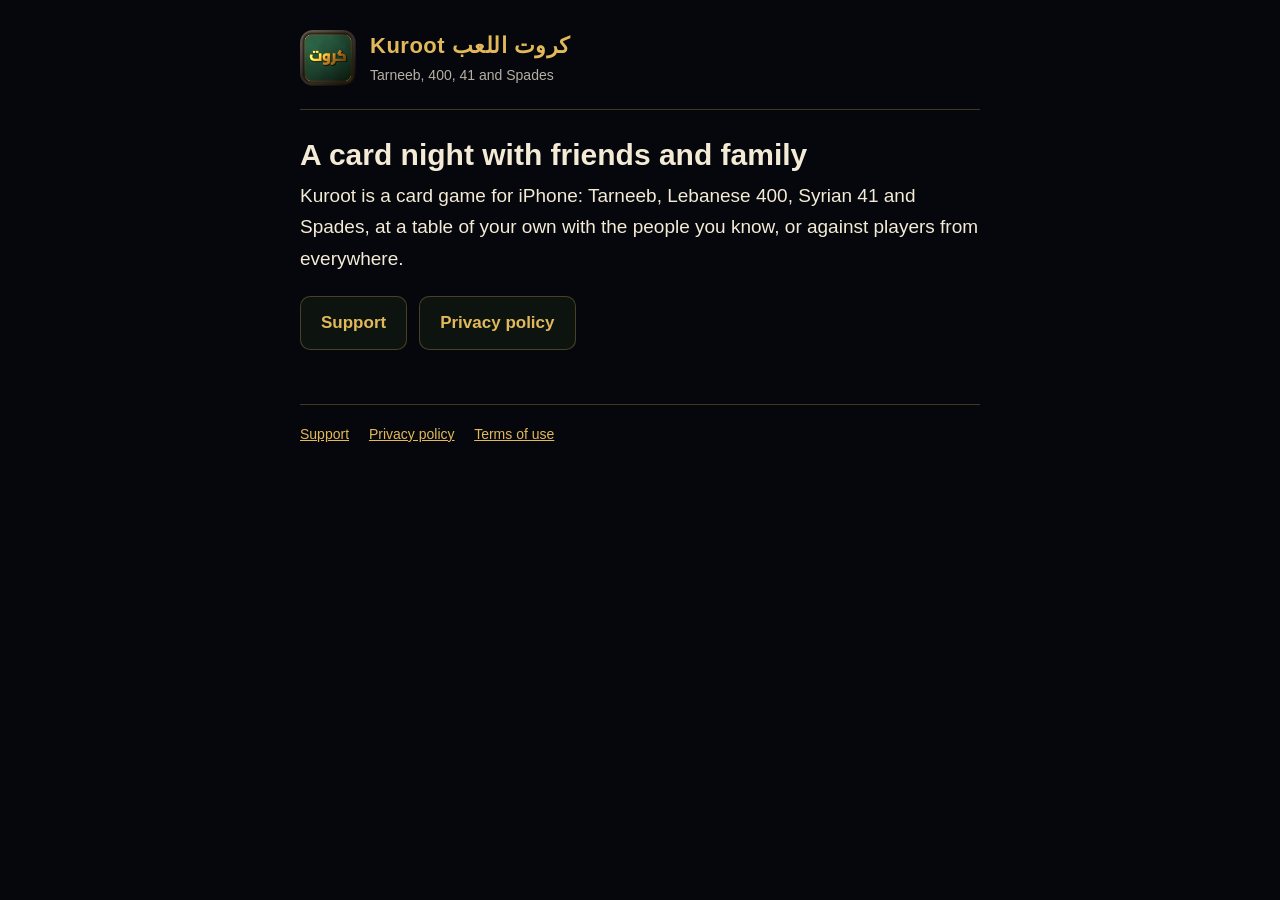
<file: index.html>
<!doctype html>
<html lang="en">
<head>
<meta charset="utf-8">
<meta name="viewport" content="width=device-width, initial-scale=1">
<title>Kuroot</title>
<meta name="description" content="Kuroot: Tarneeb, Lebanese 400, Syrian 41 and Spades with friends and family.">
<link rel="icon" href="icon.png">
<link rel="stylesheet" href="style.css">
</head>
<body>
<main>
<header>
  <img src="icon.png" alt="">
  <div>
    <div class="name">Kuroot <span lang="ar" dir="rtl">كروت اللعب</span></div>
    <div class="what">Tarneeb, 400, 41 and Spades</div>
  </div>
</header>

<h1>A card night with friends and family</h1>
<p class="big">Kuroot is a card game for iPhone: Tarneeb, Lebanese 400, Syrian 41 and Spades, at a table of your own with the people you know, or against players from everywhere.</p>

<nav class="doors" aria-label="Pages">
  <a href="support.html">Support</a>
  <a href="privacy.html">Privacy policy</a>
</nav>

<footer>
  <a href="support.html">Support</a>
  <a href="privacy.html">Privacy policy</a>
  <a href="terms.html">Terms of use</a>
</footer>
</main>
</body>
</html>
</file>
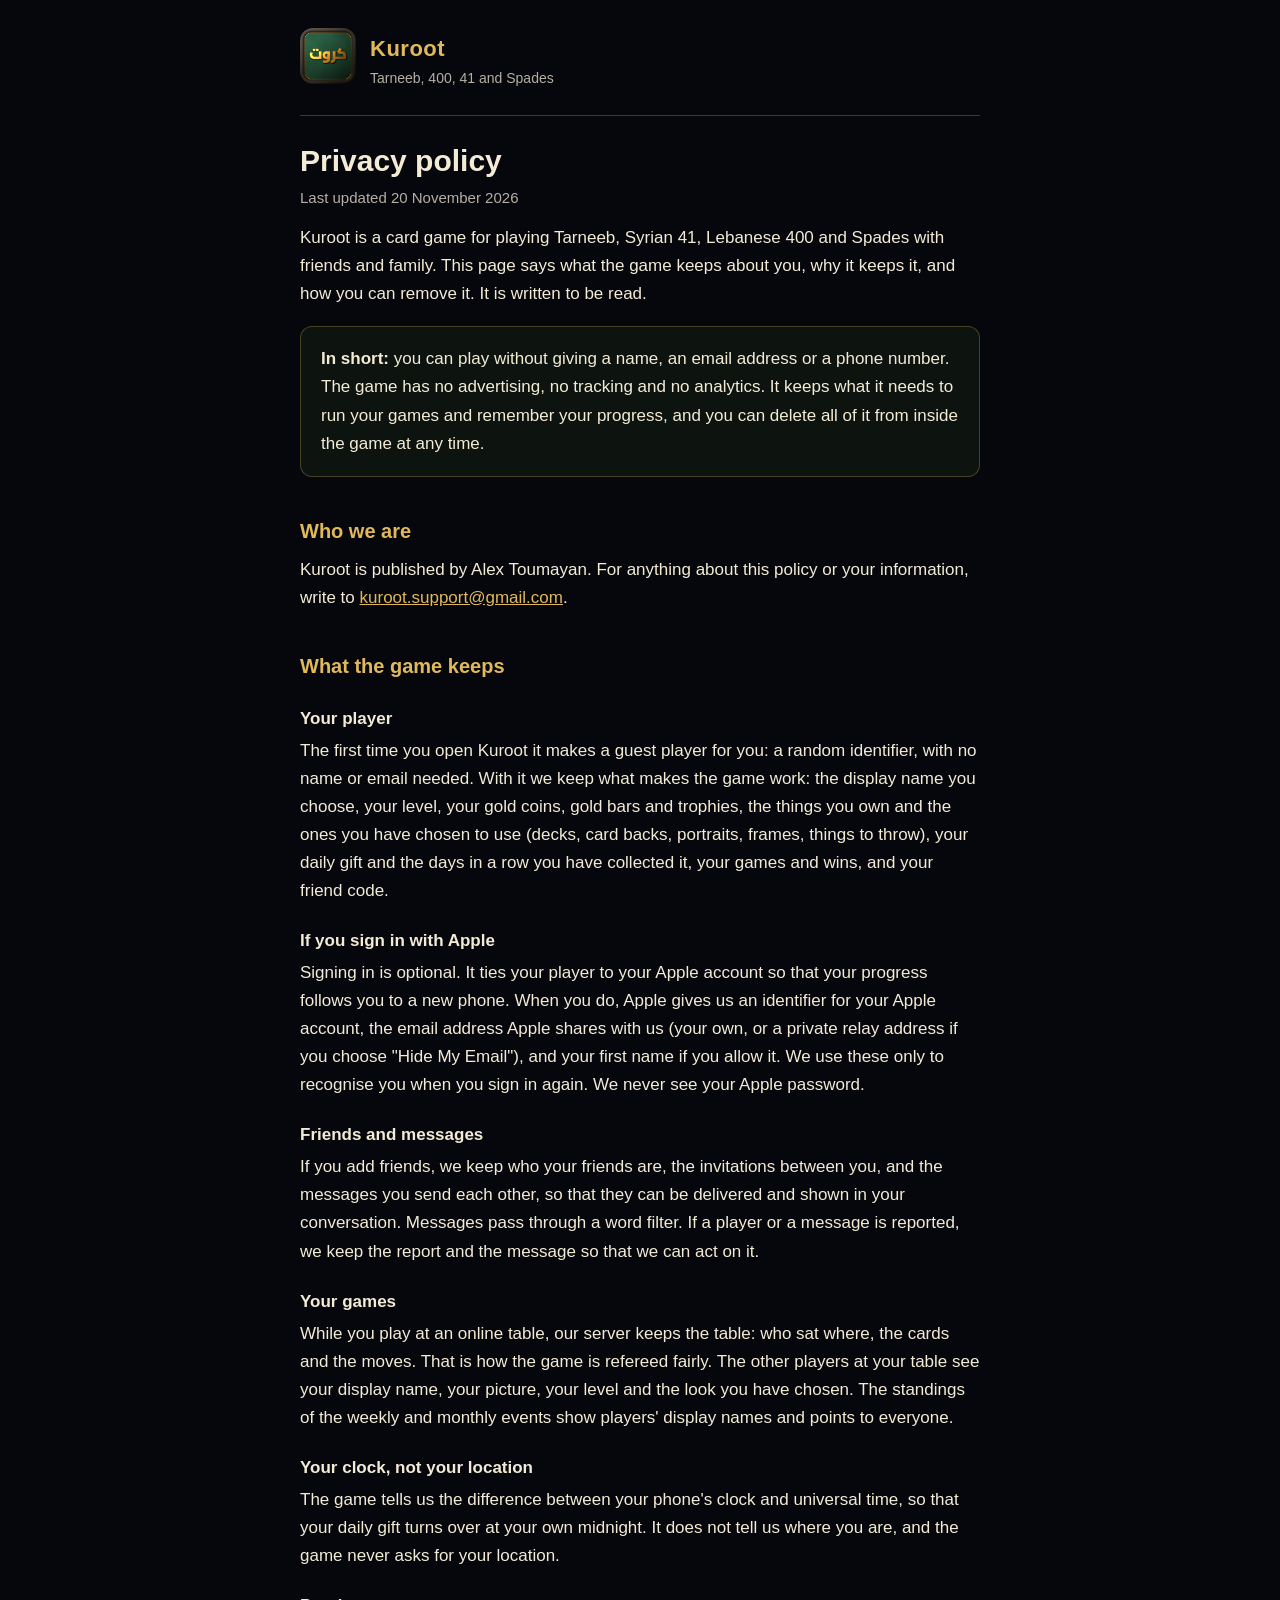
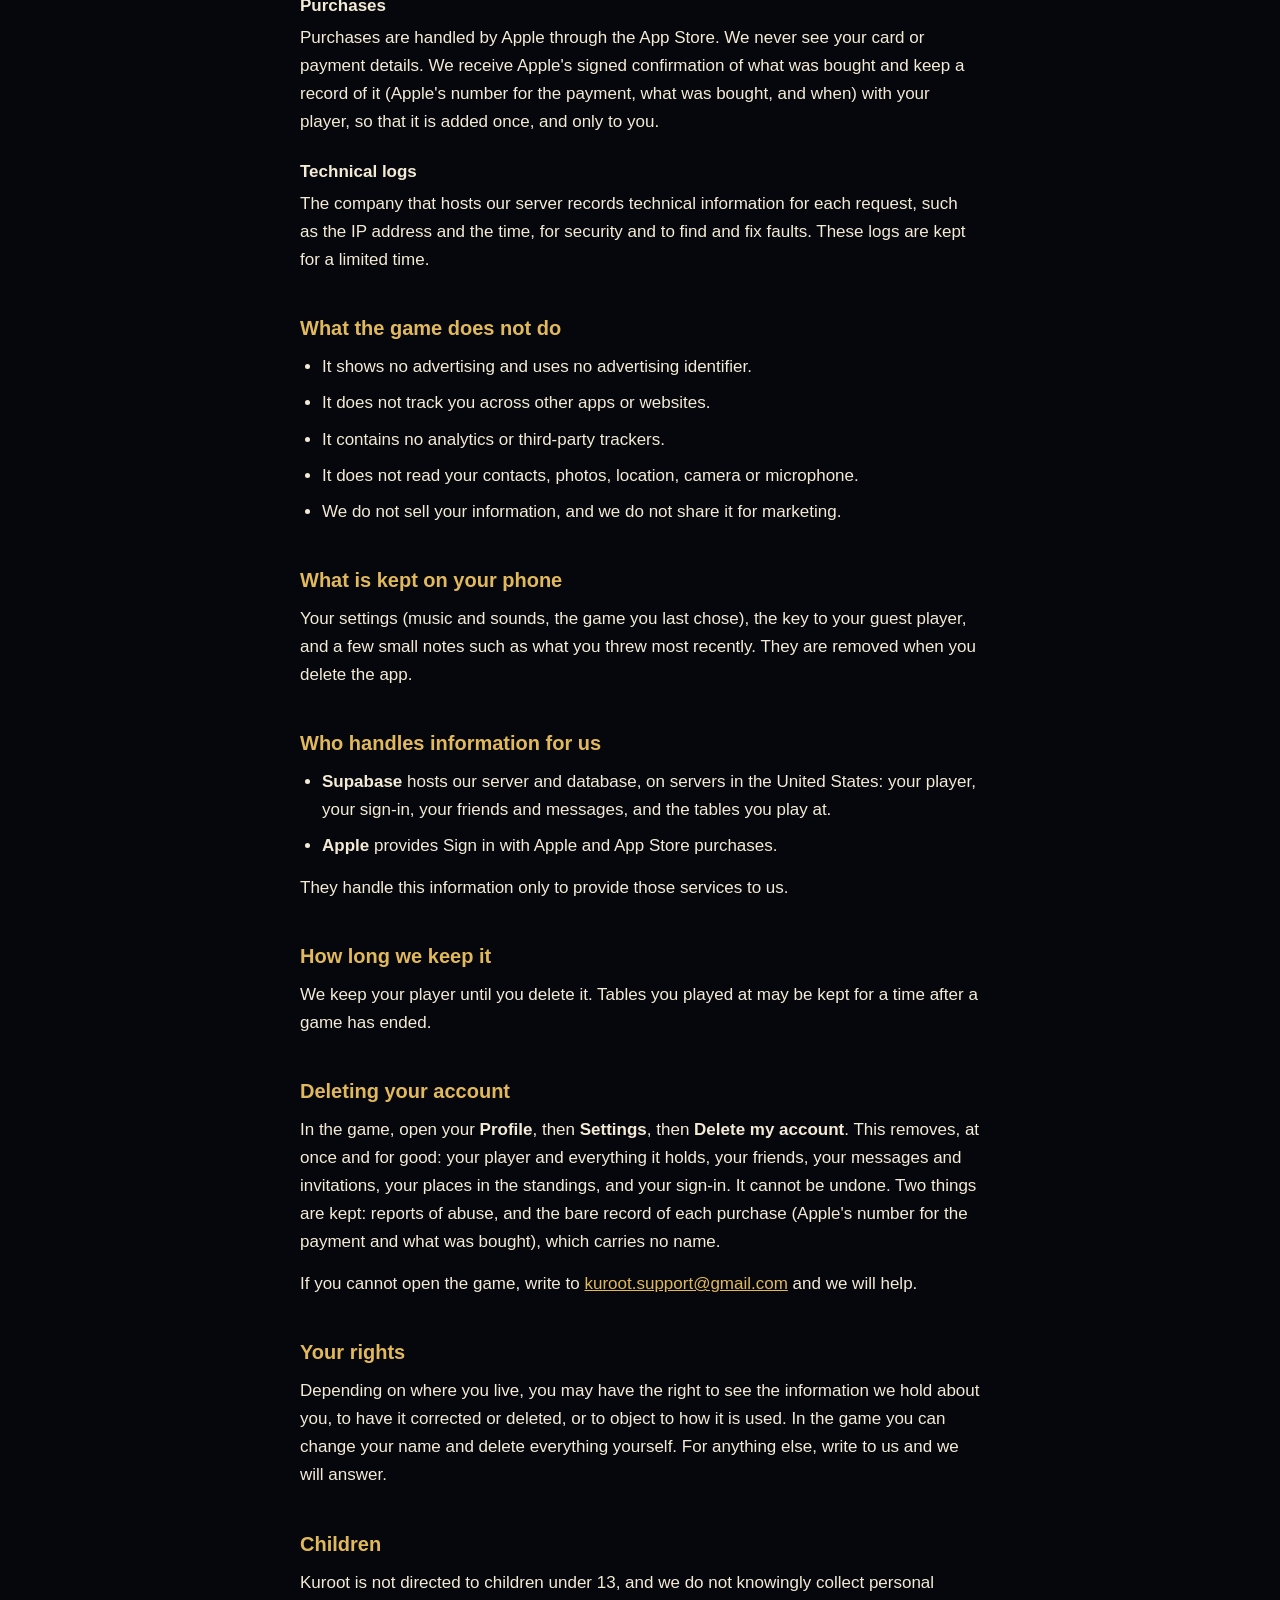
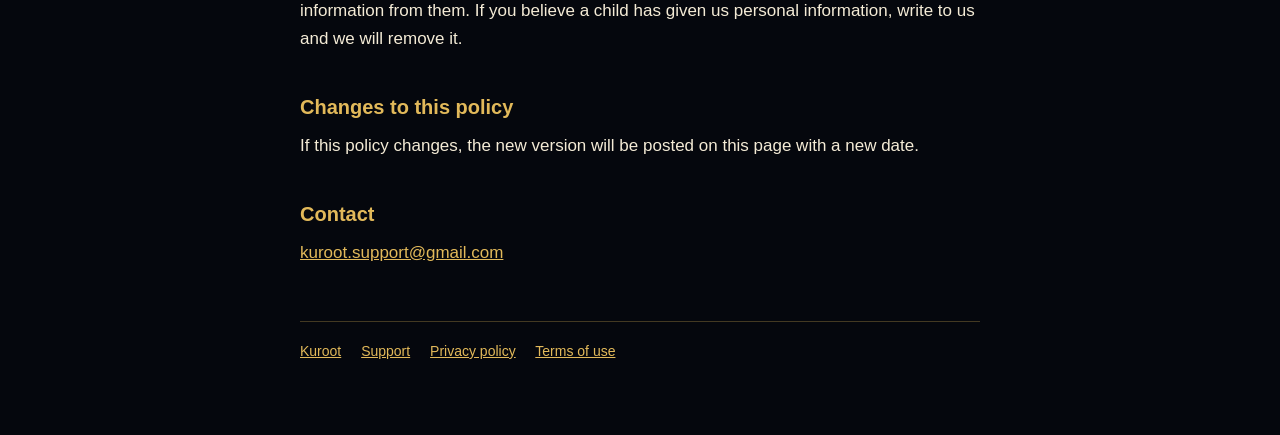
<file: privacy.html>
<!doctype html>
<html lang="en">
<head>
<meta charset="utf-8">
<meta name="viewport" content="width=device-width, initial-scale=1">
<title>Kuroot: Privacy policy</title>
<meta name="description" content="What the card game Kuroot keeps about its players, why, and how to remove it.">
<link rel="icon" href="icon.png">
<link rel="stylesheet" href="style.css">
</head>
<body>
<main>
<header>
  <a href="./"><img src="icon.png" alt="Kuroot"></a>
  <div>
    <div class="name">Kuroot</div>
    <div class="what">Tarneeb, 400, 41 and Spades</div>
  </div>
</header>

<h1>Privacy policy</h1>
<p class="date">Last updated 20 November 2026</p>

<p>Kuroot is a card game for playing Tarneeb, Syrian 41, Lebanese 400 and Spades with friends and family. This page says what the game keeps about you, why it keeps it, and how you can remove it. It is written to be read.</p>

<div class="box">
<p><strong>In short:</strong> you can play without giving a name, an email address or a phone number. The game has no advertising, no tracking and no analytics. It keeps what it needs to run your games and remember your progress, and you can delete all of it from inside the game at any time.</p>
</div>

<h2>Who we are</h2>
<p>Kuroot is published by Alex Toumayan. For anything about this policy or your information, write to <a href="mailto:kuroot.support@gmail.com">kuroot.support@gmail.com</a>.</p>

<h2>What the game keeps</h2>

<h3>Your player</h3>
<p>The first time you open Kuroot it makes a guest player for you: a random identifier, with no name or email needed. With it we keep what makes the game work: the display name you choose, your level, your gold coins, gold bars and trophies, the things you own and the ones you have chosen to use (decks, card backs, portraits, frames, things to throw), your daily gift and the days in a row you have collected it, your games and wins, and your friend code.</p>

<h3>If you sign in with Apple</h3>
<p>Signing in is optional. It ties your player to your Apple account so that your progress follows you to a new phone. When you do, Apple gives us an identifier for your Apple account, the email address Apple shares with us (your own, or a private relay address if you choose "Hide My Email"), and your first name if you allow it. We use these only to recognise you when you sign in again. We never see your Apple password.</p>

<h3>Friends and messages</h3>
<p>If you add friends, we keep who your friends are, the invitations between you, and the messages you send each other, so that they can be delivered and shown in your conversation. Messages pass through a word filter. If a player or a message is reported, we keep the report and the message so that we can act on it.</p>

<h3>Your games</h3>
<p>While you play at an online table, our server keeps the table: who sat where, the cards and the moves. That is how the game is refereed fairly. The other players at your table see your display name, your picture, your level and the look you have chosen. The standings of the weekly and monthly events show players' display names and points to everyone.</p>

<h3>Your clock, not your location</h3>
<p>The game tells us the difference between your phone's clock and universal time, so that your daily gift turns over at your own midnight. It does not tell us where you are, and the game never asks for your location.</p>

<h3>Purchases</h3>
<p>Purchases are handled by Apple through the App Store. We never see your card or payment details. We receive Apple's signed confirmation of what was bought and keep a record of it (Apple's number for the payment, what was bought, and when) with your player, so that it is added once, and only to you.</p>

<h3>Technical logs</h3>
<p>The company that hosts our server records technical information for each request, such as the IP address and the time, for security and to find and fix faults. These logs are kept for a limited time.</p>

<h2>What the game does not do</h2>
<ul>
<li>It shows no advertising and uses no advertising identifier.</li>
<li>It does not track you across other apps or websites.</li>
<li>It contains no analytics or third-party trackers.</li>
<li>It does not read your contacts, photos, location, camera or microphone.</li>
<li>We do not sell your information, and we do not share it for marketing.</li>
</ul>

<h2>What is kept on your phone</h2>
<p>Your settings (music and sounds, the game you last chose), the key to your guest player, and a few small notes such as what you threw most recently. They are removed when you delete the app.</p>

<h2>Who handles information for us</h2>
<ul>
<li><strong>Supabase</strong> hosts our server and database, on servers in the United States: your player, your sign-in, your friends and messages, and the tables you play at.</li>
<li><strong>Apple</strong> provides Sign in with Apple and App Store purchases.</li>
</ul>
<p>They handle this information only to provide those services to us.</p>

<h2>How long we keep it</h2>
<p>We keep your player until you delete it. Tables you played at may be kept for a time after a game has ended.</p>

<h2>Deleting your account</h2>
<p>In the game, open your <strong>Profile</strong>, then <strong>Settings</strong>, then <strong>Delete my account</strong>. This removes, at once and for good: your player and everything it holds, your friends, your messages and invitations, your places in the standings, and your sign-in. It cannot be undone. Two things are kept: reports of abuse, and the bare record of each purchase (Apple's number for the payment and what was bought), which carries no name.</p>
<p>If you cannot open the game, write to <a href="mailto:kuroot.support@gmail.com">kuroot.support@gmail.com</a> and we will help.</p>

<h2>Your rights</h2>
<p>Depending on where you live, you may have the right to see the information we hold about you, to have it corrected or deleted, or to object to how it is used. In the game you can change your name and delete everything yourself. For anything else, write to us and we will answer.</p>

<h2>Children</h2>
<p>Kuroot is not directed to children under 13, and we do not knowingly collect personal information from them. If you believe a child has given us personal information, write to us and we will remove it.</p>

<h2>Changes to this policy</h2>
<p>If this policy changes, the new version will be posted on this page with a new date.</p>

<h2>Contact</h2>
<p><a href="mailto:kuroot.support@gmail.com">kuroot.support@gmail.com</a></p>

<footer>
  <a href="./">Kuroot</a>
  <a href="support.html">Support</a>
  <a href="privacy.html">Privacy policy</a>
  <a href="terms.html">Terms of use</a>
</footer>
</main>
</body>
</html>
</file>
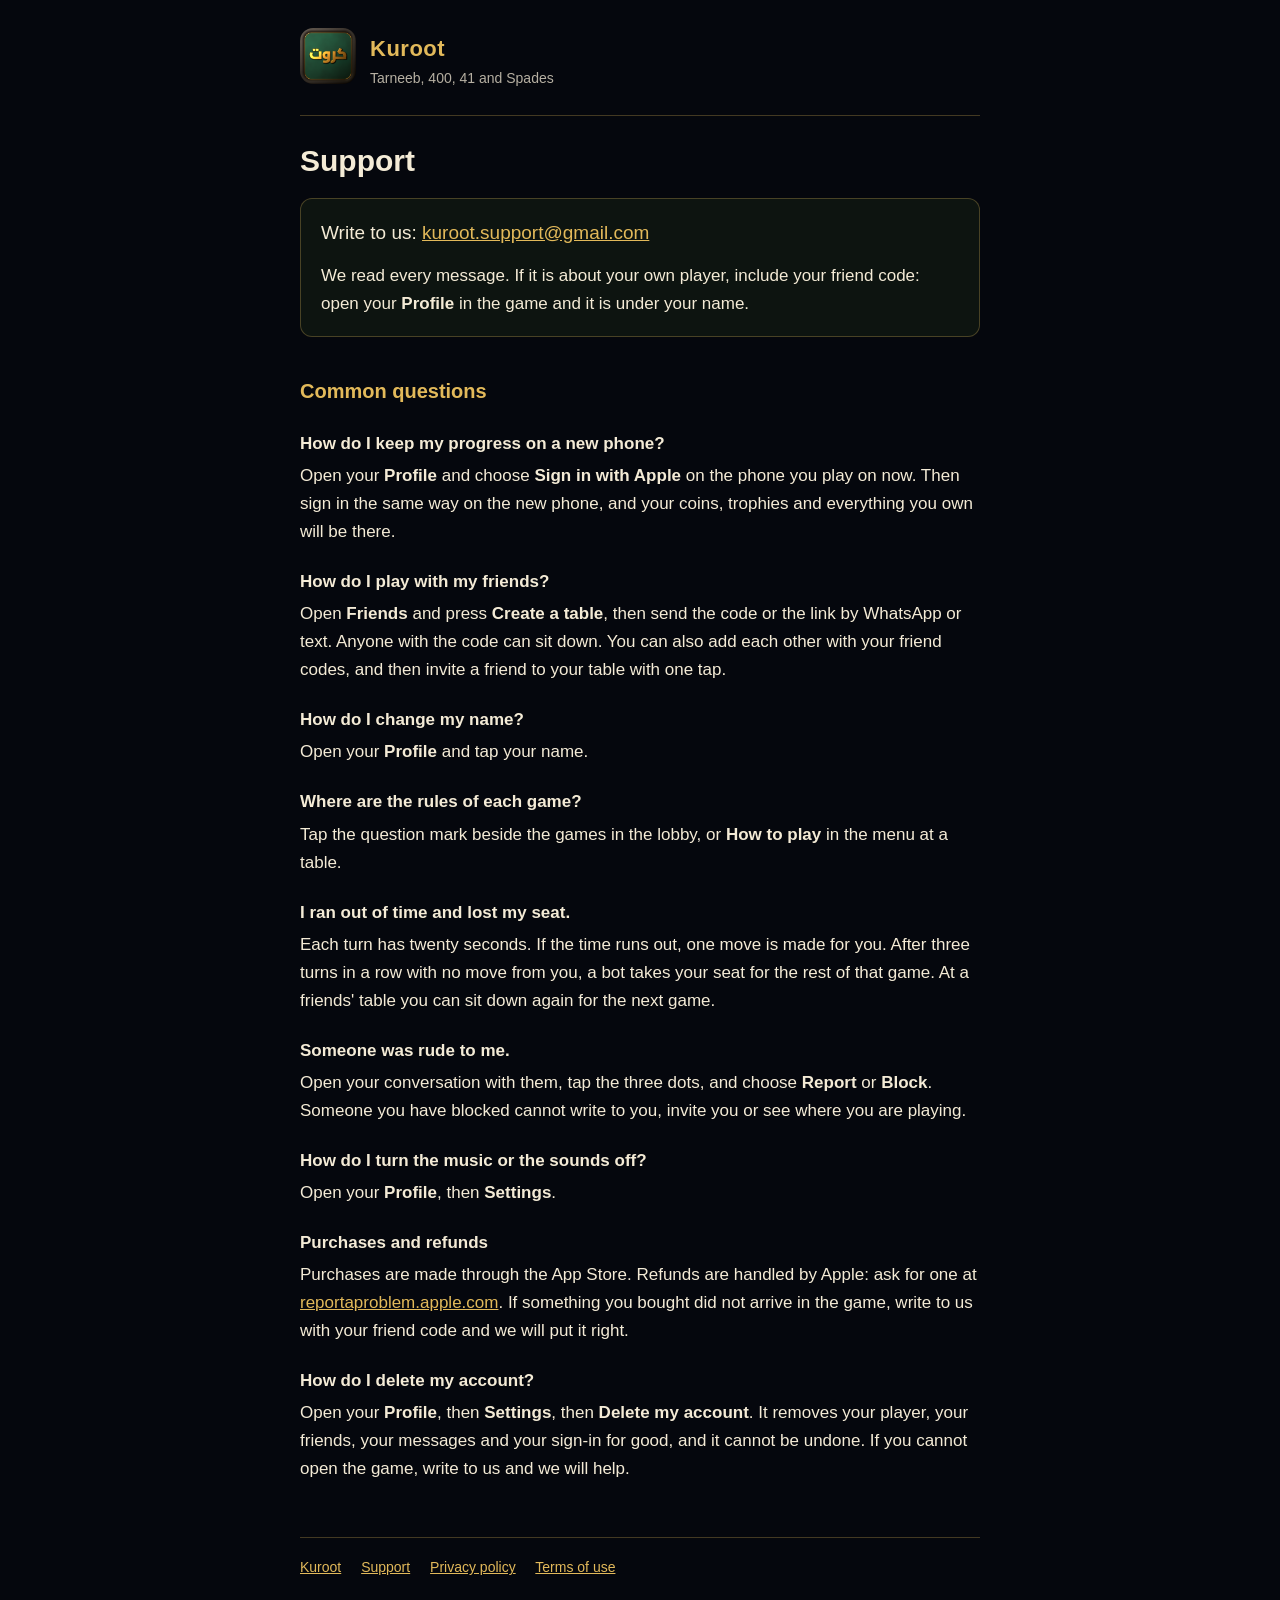
<file: support.html>
<!doctype html>
<html lang="en">
<head>
<meta charset="utf-8">
<meta name="viewport" content="width=device-width, initial-scale=1">
<title>Kuroot: Support</title>
<meta name="description" content="Help with the card game Kuroot, and how to reach us.">
<link rel="icon" href="icon.png">
<link rel="stylesheet" href="style.css">
</head>
<body>
<main>
<header>
  <a href="./"><img src="icon.png" alt="Kuroot"></a>
  <div>
    <div class="name">Kuroot</div>
    <div class="what">Tarneeb, 400, 41 and Spades</div>
  </div>
</header>

<h1>Support</h1>

<div class="box">
<p class="big">Write to us: <a href="mailto:kuroot.support@gmail.com">kuroot.support@gmail.com</a></p>
<p>We read every message. If it is about your own player, include your friend code: open your <strong>Profile</strong> in the game and it is under your name.</p>
</div>

<h2>Common questions</h2>

<h3>How do I keep my progress on a new phone?</h3>
<p>Open your <strong>Profile</strong> and choose <strong>Sign in with Apple</strong> on the phone you play on now. Then sign in the same way on the new phone, and your coins, trophies and everything you own will be there.</p>

<h3>How do I play with my friends?</h3>
<p>Open <strong>Friends</strong> and press <strong>Create a table</strong>, then send the code or the link by WhatsApp or text. Anyone with the code can sit down. You can also add each other with your friend codes, and then invite a friend to your table with one tap.</p>

<h3>How do I change my name?</h3>
<p>Open your <strong>Profile</strong> and tap your name.</p>

<h3>Where are the rules of each game?</h3>
<p>Tap the question mark beside the games in the lobby, or <strong>How to play</strong> in the menu at a table.</p>

<h3>I ran out of time and lost my seat.</h3>
<p>Each turn has twenty seconds. If the time runs out, one move is made for you. After three turns in a row with no move from you, a bot takes your seat for the rest of that game. At a friends' table you can sit down again for the next game.</p>

<h3>Someone was rude to me.</h3>
<p>Open your conversation with them, tap the three dots, and choose <strong>Report</strong> or <strong>Block</strong>. Someone you have blocked cannot write to you, invite you or see where you are playing.</p>

<h3>How do I turn the music or the sounds off?</h3>
<p>Open your <strong>Profile</strong>, then <strong>Settings</strong>.</p>

<h3>Purchases and refunds</h3>
<p>Purchases are made through the App Store. Refunds are handled by Apple: ask for one at <a href="https://reportaproblem.apple.com">reportaproblem.apple.com</a>. If something you bought did not arrive in the game, write to us with your friend code and we will put it right.</p>

<h3>How do I delete my account?</h3>
<p>Open your <strong>Profile</strong>, then <strong>Settings</strong>, then <strong>Delete my account</strong>. It removes your player, your friends, your messages and your sign-in for good, and it cannot be undone. If you cannot open the game, write to us and we will help.</p>

<footer>
  <a href="./">Kuroot</a>
  <a href="support.html">Support</a>
  <a href="privacy.html">Privacy policy</a>
  <a href="terms.html">Terms of use</a>
</footer>
</main>
</body>
</html>
</file>
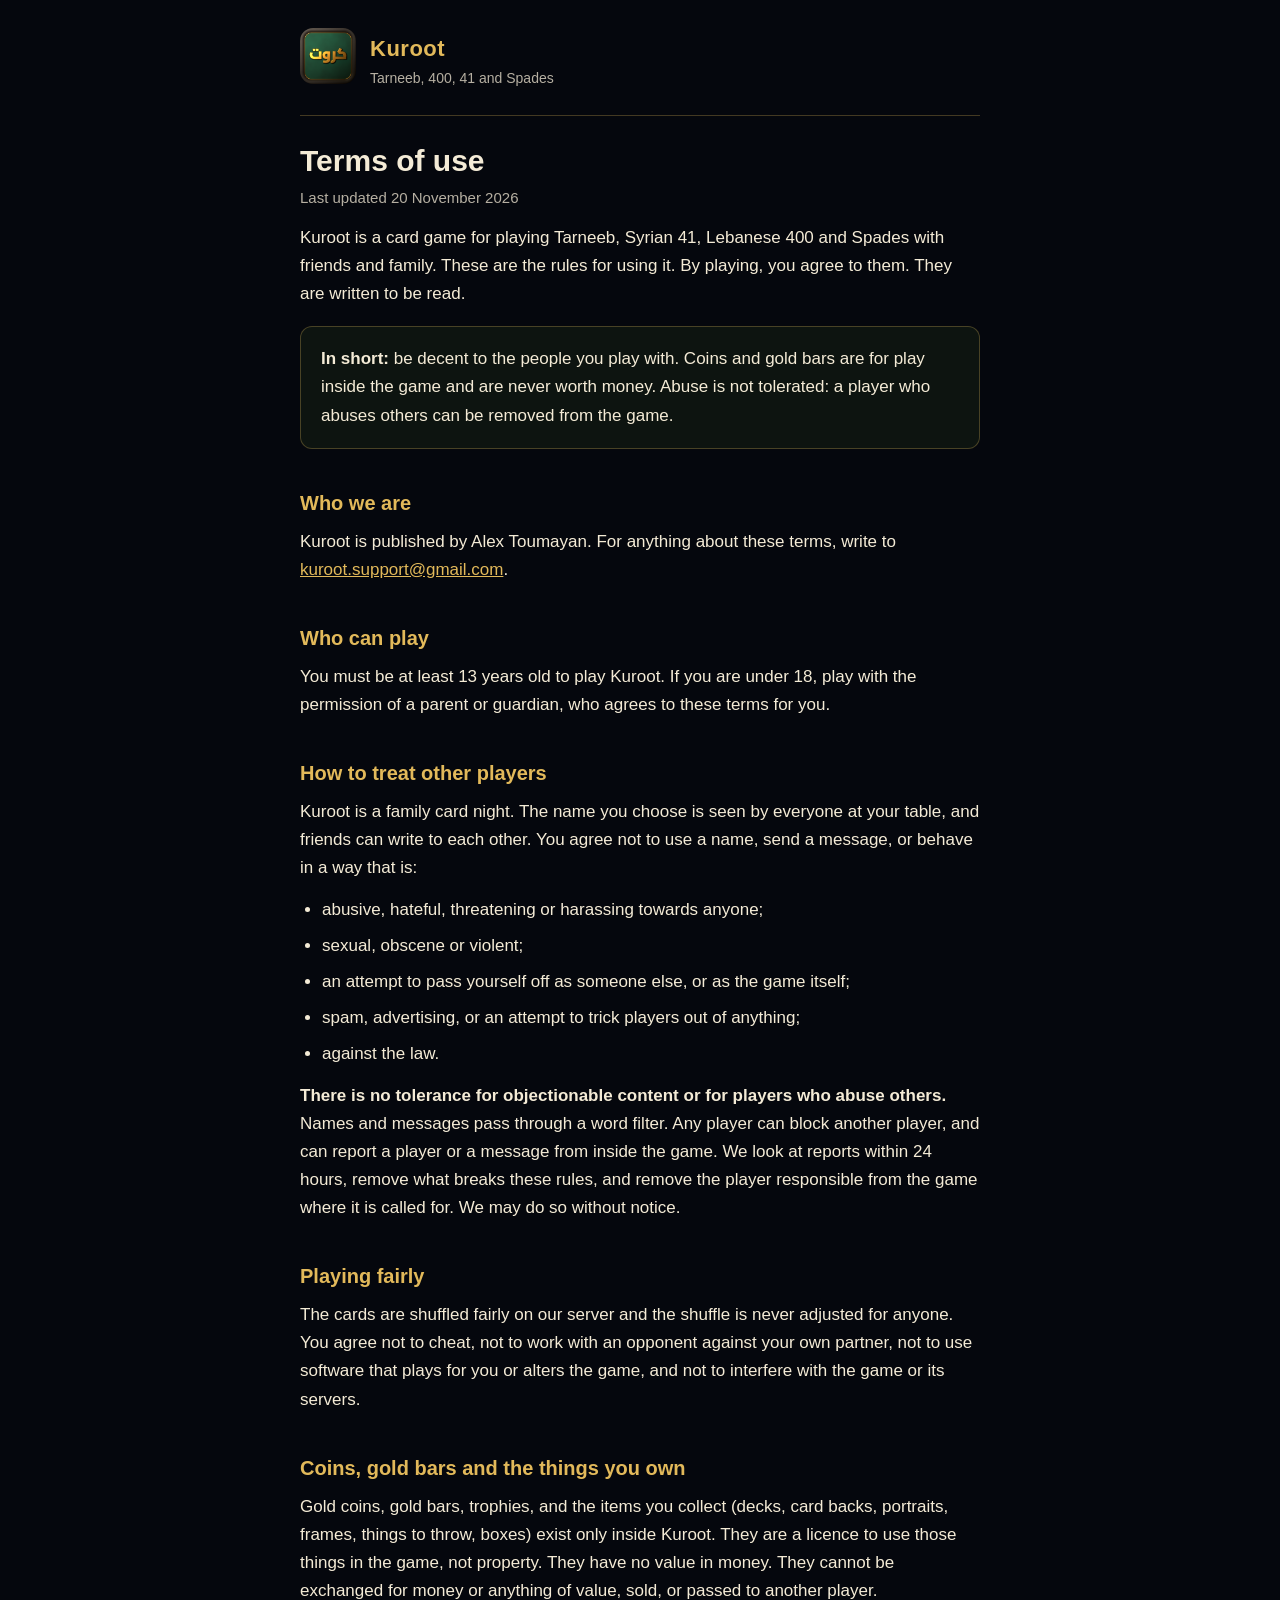
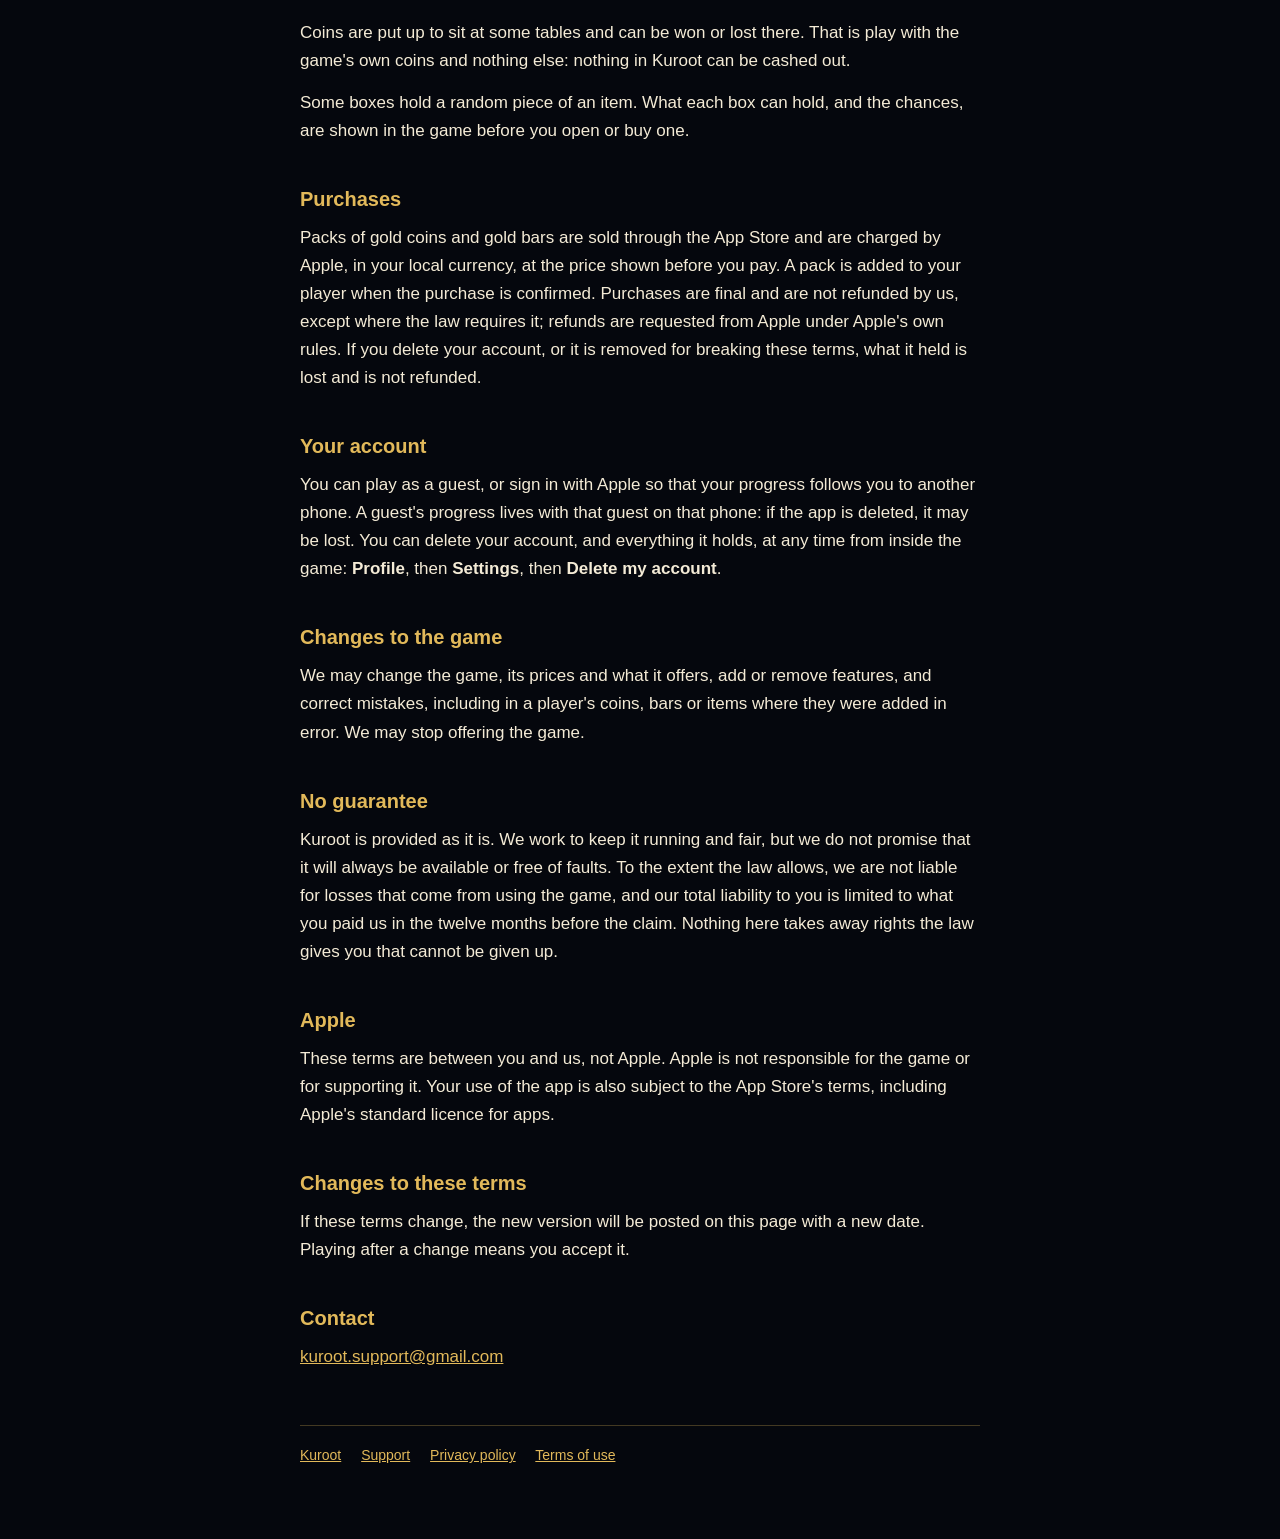
<file: terms.html>
<!doctype html>
<html lang="en">
<head>
<meta charset="utf-8">
<meta name="viewport" content="width=device-width, initial-scale=1">
<title>Kuroot: Terms of use</title>
<meta name="description" content="The rules for playing the card game Kuroot: how to treat other players, and what coins and gold bars are.">
<link rel="icon" href="icon.png">
<link rel="stylesheet" href="style.css">
</head>
<body>
<main>
<header>
  <a href="./"><img src="icon.png" alt="Kuroot"></a>
  <div>
    <div class="name">Kuroot</div>
    <div class="what">Tarneeb, 400, 41 and Spades</div>
  </div>
</header>

<h1>Terms of use</h1>
<p class="date">Last updated 20 November 2026</p>

<p>Kuroot is a card game for playing Tarneeb, Syrian 41, Lebanese 400 and Spades with friends and family. These are the rules for using it. By playing, you agree to them. They are written to be read.</p>

<div class="box">
<p><strong>In short:</strong> be decent to the people you play with. Coins and gold bars are for play inside the game and are never worth money. Abuse is not tolerated: a player who abuses others can be removed from the game.</p>
</div>

<h2>Who we are</h2>
<p>Kuroot is published by Alex Toumayan. For anything about these terms, write to <a href="mailto:kuroot.support@gmail.com">kuroot.support@gmail.com</a>.</p>

<h2>Who can play</h2>
<p>You must be at least 13 years old to play Kuroot. If you are under 18, play with the permission of a parent or guardian, who agrees to these terms for you.</p>

<h2>How to treat other players</h2>
<p>Kuroot is a family card night. The name you choose is seen by everyone at your table, and friends can write to each other. You agree not to use a name, send a message, or behave in a way that is:</p>
<ul>
<li>abusive, hateful, threatening or harassing towards anyone;</li>
<li>sexual, obscene or violent;</li>
<li>an attempt to pass yourself off as someone else, or as the game itself;</li>
<li>spam, advertising, or an attempt to trick players out of anything;</li>
<li>against the law.</li>
</ul>
<p><strong>There is no tolerance for objectionable content or for players who abuse others.</strong> Names and messages pass through a word filter. Any player can block another player, and can report a player or a message from inside the game. We look at reports within 24 hours, remove what breaks these rules, and remove the player responsible from the game where it is called for. We may do so without notice.</p>

<h2>Playing fairly</h2>
<p>The cards are shuffled fairly on our server and the shuffle is never adjusted for anyone. You agree not to cheat, not to work with an opponent against your own partner, not to use software that plays for you or alters the game, and not to interfere with the game or its servers.</p>

<h2>Coins, gold bars and the things you own</h2>
<p>Gold coins, gold bars, trophies, and the items you collect (decks, card backs, portraits, frames, things to throw, boxes) exist only inside Kuroot. They are a licence to use those things in the game, not property. They have no value in money. They cannot be exchanged for money or anything of value, sold, or passed to another player.</p>
<p>Coins are put up to sit at some tables and can be won or lost there. That is play with the game's own coins and nothing else: nothing in Kuroot can be cashed out.</p>
<p>Some boxes hold a random piece of an item. What each box can hold, and the chances, are shown in the game before you open or buy one.</p>

<h2>Purchases</h2>
<p>Packs of gold coins and gold bars are sold through the App Store and are charged by Apple, in your local currency, at the price shown before you pay. A pack is added to your player when the purchase is confirmed. Purchases are final and are not refunded by us, except where the law requires it; refunds are requested from Apple under Apple's own rules. If you delete your account, or it is removed for breaking these terms, what it held is lost and is not refunded.</p>

<h2>Your account</h2>
<p>You can play as a guest, or sign in with Apple so that your progress follows you to another phone. A guest's progress lives with that guest on that phone: if the app is deleted, it may be lost. You can delete your account, and everything it holds, at any time from inside the game: <strong>Profile</strong>, then <strong>Settings</strong>, then <strong>Delete my account</strong>.</p>

<h2>Changes to the game</h2>
<p>We may change the game, its prices and what it offers, add or remove features, and correct mistakes, including in a player's coins, bars or items where they were added in error. We may stop offering the game.</p>

<h2>No guarantee</h2>
<p>Kuroot is provided as it is. We work to keep it running and fair, but we do not promise that it will always be available or free of faults. To the extent the law allows, we are not liable for losses that come from using the game, and our total liability to you is limited to what you paid us in the twelve months before the claim. Nothing here takes away rights the law gives you that cannot be given up.</p>

<h2>Apple</h2>
<p>These terms are between you and us, not Apple. Apple is not responsible for the game or for supporting it. Your use of the app is also subject to the App Store's terms, including Apple's standard licence for apps.</p>

<h2>Changes to these terms</h2>
<p>If these terms change, the new version will be posted on this page with a new date. Playing after a change means you accept it.</p>

<h2>Contact</h2>
<p><a href="mailto:kuroot.support@gmail.com">kuroot.support@gmail.com</a></p>

<footer>
  <a href="./">Kuroot</a>
  <a href="support.html">Support</a>
  <a href="privacy.html">Privacy policy</a>
  <a href="terms.html">Terms of use</a>
</footer>
</main>
</body>
</html>
</file>
<file: style.css>
/* Kuroot's two public pages: quiet, readable, in the game's own colours. No fonts or
   scripts are loaded from anywhere else: a privacy page should not call third parties. */
:root {
  --ground: #05070d;
  --card: #0d1410;
  --line: rgba(226, 185, 90, 0.28);
  --gold: #e2b95a;
  --text: #f4ebd6;
  --soft: rgba(244, 235, 214, 0.74);
}
* { box-sizing: border-box; }
html { -webkit-text-size-adjust: 100%; }
body {
  margin: 0;
  background: var(--ground);
  color: var(--text);
  font: 17px/1.65 -apple-system, BlinkMacSystemFont, "Segoe UI", Roboto, "Helvetica Neue", Arial, sans-serif;
}
main {
  max-width: 720px;
  margin: 0 auto;
  padding: 28px 20px 72px;
}
header {
  display: flex;
  align-items: center;
  gap: 14px;
  padding-bottom: 22px;
  margin-bottom: 26px;
  border-bottom: 1px solid var(--line);
}
header img { width: 56px; height: 56px; border-radius: 13px; }
header .name { font-size: 22px; font-weight: 700; color: var(--gold); letter-spacing: 0.5px; }
header .what { font-size: 14px; color: var(--soft); }
header a { text-decoration: none; }
h1 { font-size: 30px; line-height: 1.25; margin: 0 0 6px; }
h2 { font-size: 20px; color: var(--gold); margin: 38px 0 8px; }
h3 { font-size: 17px; margin: 22px 0 4px; }
p, li { color: var(--text); }
p { margin: 0 0 14px; }
ul { margin: 0 0 14px; padding-left: 22px; }
li { margin-bottom: 8px; }
.date, .soft { color: var(--soft); font-size: 15px; }
a { color: var(--gold); }
a:focus-visible { outline: 2px solid var(--gold); outline-offset: 3px; border-radius: 3px; }
.box {
  background: var(--card);
  border: 1px solid var(--line);
  border-radius: 12px;
  padding: 18px 20px;
  margin: 18px 0 8px;
}
.box p:last-child { margin-bottom: 0; }
.big { font-size: 19px; }
nav.doors { display: flex; flex-wrap: wrap; gap: 12px; margin-top: 22px; }
nav.doors a {
  display: inline-block;
  padding: 12px 20px;
  min-height: 44px;
  border: 1px solid var(--line);
  border-radius: 10px;
  background: var(--card);
  text-decoration: none;
  font-weight: 600;
}
footer {
  margin-top: 54px;
  padding-top: 18px;
  border-top: 1px solid var(--line);
  font-size: 14px;
  color: var(--soft);
}
footer a { margin-right: 16px; }
[lang="ar"] { font-family: "Geeza Pro", "Noto Naskh Arabic", Tahoma, sans-serif; }
</file>
